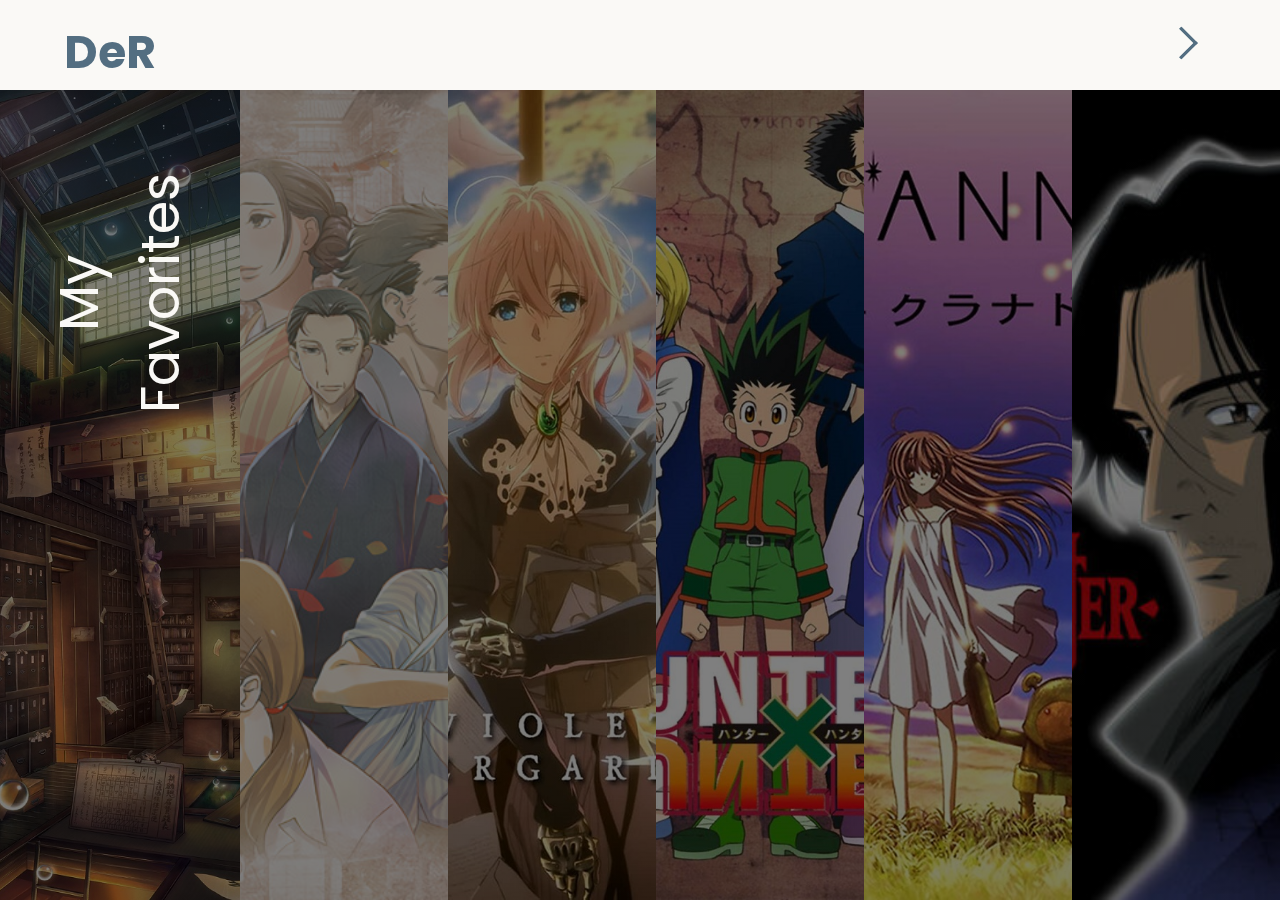
<file: index.html>
<!doctype html>
<html lang="en">

<head>
    <meta charset="utf-8">
    <title>DEREC - David's Favorites</title>
    <link rel="icon" type="image/x-icon" href="images/rice.svg">
    <meta name="viewport" content="width=device-width, initial-scale=1">
    <script src="https://ajax.googleapis.com/ajax/libs/jquery/3.6.4/jquery.min.js"></script>
    <script src="script-min.js"></script>
    <link rel="stylesheet" type="text/css" href="style-min.css">
</head>

<body>
    <section class="header">
        <div class="logo">
            <a href="#" class="logo">
                <h1>DeR</h1>
            </a>
        </div>
    </section>
    <a href="rec.html">
        <div class="nextPage">
            <div class="arrow"></div>
        </div>
    </a>
    <div class="flex-container">
        <div class="flex-slide home">
            <div class="flex-title flex-title-home">My Favorites</div>
            <a href="rec.html">
                <div class="flex-about flex-about-home">
                    <p>Find your new favorite anime by going to the next page!</p>
                </div>
            </a>
        </div>
        <div class="flex-slide fav1">
            <a href="https://myanimelist.net/anime/28735/Shouwa_Genroku_Rakugo_Shinjuu">
                <div class="flex-about">
                    <p>Shouwa Genroku Rakugo Shinjuu</p>
                </div>
            </a>
        </div>
        <div class="flex-slide fav2">
            <a href="https://myanimelist.net/anime/33352/Violet_Evergarden">
                <div class="flex-about">
                    <p>Violet Evergarden</p>
                </div>
            </a>
        </div>
        <div class="flex-slide fav3">
            <a href="https://myanimelist.net/anime/11061/Hunter_x_Hunter_2011">
                <div class="flex-about">
                    <p>Hunter X Hunter</p>
                </div>
            </a>
        </div>
        <div class="flex-slide fav4">
            <a href="https://myanimelist.net/anime/4181/Clannad__After_Story">
                <div class="flex-about">
                    <p>Clannad: After Story</p>
                </div>
            </a>
        </div>
        <div class="flex-slide fav5">
            <a href="https://myanimelist.net/anime/19/Monster">
                <div class="flex-about">
                    <p>Monster</p>
                </div>
            </a>
        </div>
    </div>
</body>

</html>
</file>
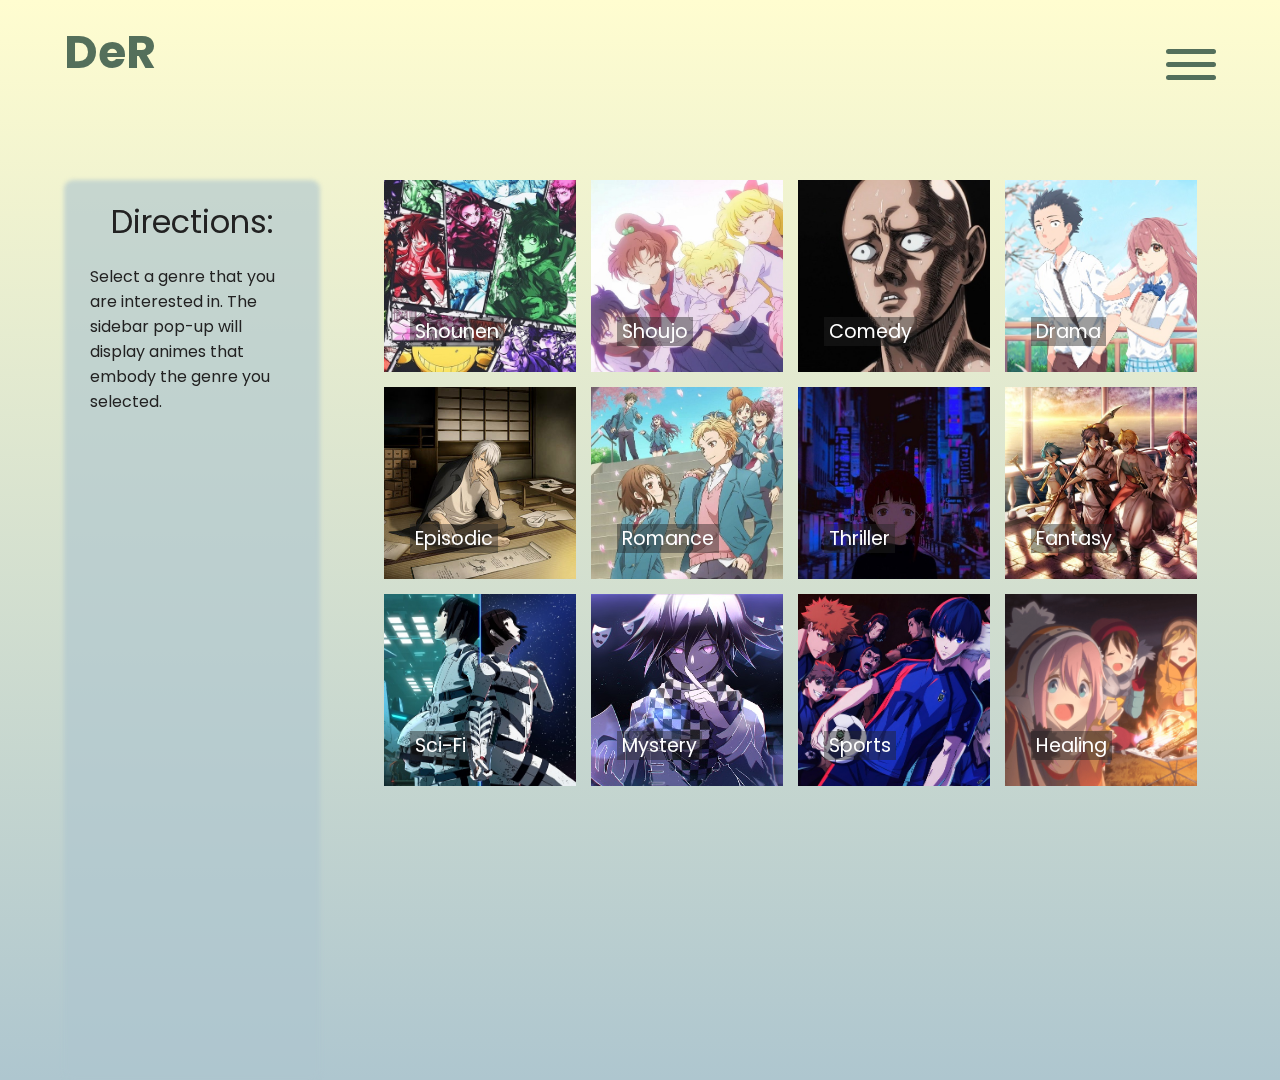
<file: rec.html>
<!doctype html>
<html lang="en">

<head>
    <meta charset="utf-8">
    <title>DEREC - David's Recommendations</title>
    <link rel="icon" type="image/x-icon" href="images/rice.svg">
    <meta name="viewport" content="width=device-width, initial-scale=1">
    <script src="https://ajax.googleapis.com/ajax/libs/jquery/3.6.4/jquery.min.js"></script>
    <script src="script-min.js"></script>
    <link rel="stylesheet" type="text/css" href="style-min.css">
</head>

<body>
    <section class="header">
        <div class="logo">
            <a href="index.html" class="logo">
                <h1>DeR</h1>
            </a>
        </div>
    </section>
    <div class="bgGradient"></div>
    <section class="sideTitle">
        <div class="sideBg"></div>
        <div class="recTitle">Directions:</div>
        <div class="directions">Select a genre that you are interested in. The sidebar pop-up will display animes that
            embody the genre you selected.</div>
    </section>
    <section class="recContent">
        <div class="genre shounen">
            <div class="imgCover">
                <div class="description">
                    Shounen
                </div>
            </div>
        </div>
        <div class="genre shoujo">
            <div class="imgCover">
                <div class="description">
                    Shoujo
                </div>
            </div>
        </div>
        <div class="genre comedy">
            <div class="imgCover">
                <div class="description">
                    Comedy
                </div>
            </div>
        </div>
        <div class="genre drama">
            <div class="imgCover">
                <div class="description">
                    Drama
                </div>
            </div>
        </div>
        <div class="genre episodic">
            <div class="imgCover">
                <div class="description">
                    Episodic
                </div>
            </div>
        </div>
        <div class="genre romance">
            <div class="imgCover">
                <div class="description">
                    Romance
                </div>
            </div>
        </div>
        <div class="genre thriller">
            <div class="imgCover">
                <div class="description">
                    Thriller
                </div>
            </div>
        </div>
        <div class="genre fantasy">
            <div class="imgCover">
                <div class="description">
                    Fantasy
                </div>
            </div>
        </div>
        <div class="genre scifi">
            <div class="imgCover">
                <div class="description">
                    Sci-Fi
                </div>
            </div>
        </div>
        <div class="genre mystery">
            <div class="imgCover">
                <div class="description">
                    Mystery
                </div>
            </div>
        </div>
        <div class="genre sports">
            <div class="imgCover">
                <div class="description">
                    Sports
                </div>
            </div>
        </div>
        <div class="genre healing">
            <div class="imgCover">
                <div class="description">
                    Healing
                </div>
            </div>
        </div>
    </section>
    <div class="backdrop"></div>
    <section class="sidebar" id="sidebar">
        <div class="closebtn">×</div>
        <div class="sidebarTitle">Recommendations</div>
        <a href="https://myanimelist.net/anime/37521/Vinland_Saga" target="_blank">
            <div class="genre shounenRec">
                <div class="imgCover shounen1">
                    <div class="descriptionRec">
                        Vinland Saga
                    </div>
                </div>
            </div>
        </a>
        <a href="https://myanimelist.net/anime/40748/Jujutsu_Kaisen" target="_blank">
            <div class="genre shounenRec">
                <div class="imgCover shounen2">
                    <div class="descriptionRec">
                        Jujutsu Kaisen
                    </div>
                </div>
            </div>
        </a>
        <a href="https://myanimelist.net/anime/11061/Hunter_x_Hunter_2011" target="_blank">
            <div class="genre shounenRec">
                <div class="imgCover shounen3">
                    <div class="descriptionRec">
                        Hunter X Hunter
                    </div>
                </div>
            </div>
        </a>
        <a href="https://myanimelist.net/anime/5114/Fullmetal_Alchemist__Brotherhood" target="_blank">
            <div class="genre shounenRec">
                <div class="imgCover shounen4">
                    <div class="descriptionRec">
                        Full Metal Alchemist: Brotherhood
                    </div>
                </div>
            </div>
        </a>
        <a href="https://myanimelist.net/anime/1482/DGray-man" target="_blank">
            <div class="genre shounenRec">
                <div class="imgCover shounen5">
                    <div class="descriptionRec">
                        D. Gray Man
                    </div>
                </div>
            </div>
        </a>
        <a href="https://myanimelist.net/anime/31964/Boku_no_Hero_Academia" target="_blank">
            <div class="genre shounenRec">
                <div class="imgCover shounen6">
                    <div class="descriptionRec">
                        My Hero Academia
                    </div>
                </div>
            </div>
        </a>
        <a href="https://myanimelist.net/anime/14719/JoJo_no_Kimyou_na_Bouken_TV" target="_blank">
            <div class="genre shounenRec">
                <div class="imgCover shounen7">
                    <div class="descriptionRec">
                        JoJo's Bizarre Adventure
                    </div>
                </div>
            </div>
        </a>
        <a href="https://myanimelist.net/anime/38680/Fruits_Basket_1st_Season" target="_blank">
            <div class="genre shoujoRec">
                <div class="imgCover shoujo1">
                    <div class="descriptionRec">
                        Fruits Basket
                    </div>
                </div>
            </div>
        </a>
        <a href="https://myanimelist.net/anime/25013/Akatsuki_no_Yona" target="_blank">
            <div class="genre shoujoRec">
                <div class="imgCover shoujo2">
                    <div class="descriptionRec">
                        Yona of the Dawn
                    </div>
                </div>
            </div>
        </a>
        <a href="https://myanimelist.net/anime/918/Gintama" target="_blank">
            <div class="genre comedyRec">
                <div class="imgCover comedy1">
                    <div class="descriptionRec">
                        Gintama
                    </div>
                </div>
            </div>
        </a>
        <a href="https://myanimelist.net/anime/37171/Asobi_Asobase" target="_blank">
            <div class="genre comedyRec">
                <div class="imgCover comedy2">
                    <div class="descriptionRec">
                        Asobi Asobase
                    </div>
                </div>
            </div>
        </a>
        <a href="https://myanimelist.net/anime/37999/Kaguya-sama_wa_Kokurasetai__Tensai-tachi_no_Renai_Zunousen"
            target="_blank">
            <div class="genre comedyRec">
                <div class="imgCover comedy3">
                    <div class="descriptionRec">
                        Kaguya-sama: Love is War
                    </div>
                </div>
            </div>
        </a>
        <a href="https://myanimelist.net/anime/11843/Danshi_Koukousei_no_Nichijou" target="_blank">
            <div class="genre comedyRec">
                <div class="imgCover comedy4">
                    <div class="descriptionRec">
                        Daily Lives of High School Boys
                    </div>
                </div>
            </div>
        </a>
        <a href="https://myanimelist.net/anime/28735/Shouwa_Genroku_Rakugo_Shinjuu" target="_blank">
            <div class="genre dramaRec">
                <div class="imgCover drama1">
                    <div class="descriptionRec">
                        Shouwa Genroku Rakugo Shinjuu
                    </div>
                </div>
            </div>
        </a>
        <a href="https://myanimelist.net/anime/2167/Clannad" target="_blank">
            <div class="genre dramaRec">
                <div class="imgCover drama2">
                    <div class="descriptionRec">
                        Clannad
                    </div>
                </div>
            </div>
        </a>
        <a href="https://myanimelist.net/anime/387/Haibane_Renmei" target="_blank">
            <div class="genre dramaRec">
                <div class="imgCover drama3">
                    <div class="descriptionRec">
                        Haibane Renmei
                    </div>
                </div>
            </div>
        </a>
        <a href="https://myanimelist.net/anime/49738/Heike_Monogatari" target="_blank">
            <div class="genre dramaRec">
                <div class="imgCover drama4">
                    <div class="descriptionRec">
                        Heike Monogatari
                    </div>
                </div>
            </div>
        </a>
        <a href="https://myanimelist.net/anime/33352/Violet_Evergarden" target="_blank">
            <div class="genre episodicRec">
                <div class="imgCover episodic1">
                    <div class="descriptionRec">
                        Violet Evergarden
                    </div>
                </div>
            </div>
        </a>
        <a href="https://myanimelist.net/anime/486/Kino_no_Tabi__The_Beautiful_World" target="_blank">
            <div class="genre episodicRec">
                <div class="imgCover episodic2">
                    <div class="descriptionRec">
                        Kino's Journey
                    </div>
                </div>
            </div>
        </a>
        <a href="https://myanimelist.net/anime/457/Mushishi" target="_blank">
            <div class="genre episodicRec">
                <div class="imgCover episodic3">
                    <div class="descriptionRec">
                        Mushishi
                    </div>
                </div>
            </div>
        </a>
        <a href="https://myanimelist.net/anime/2246/Mononoke" target="_blank">
            <div class="genre episodicRec">
                <div class="imgCover episodic4">
                    <div class="descriptionRec">
                        Mononoke
                    </div>
                </div>
            </div>
        </a>
        <a href="https://myanimelist.net/anime/34902/Tsurezure_Children" target="_blank">
            <div class="genre romanceRec">
                <div class="imgCover romance1">
                    <div class="descriptionRec">
                        Tsurezure Children
                    </div>
                </div>
            </div>
        </a>
        <a href="https://myanimelist.net/anime/32949/Kuzu_no_Honkai" target="_blank">
            <div class="genre romanceRec">
                <div class="imgCover romance2">
                    <div class="descriptionRec">
                        Scum's Wish
                    </div>
                </div>
            </div>
        </a>
        <a href="https://myanimelist.net/anime/14813/Yahari_Ore_no_Seishun_Love_Comedy_wa_Machigatteiru"
            target="_blank">
            <div class="genre romanceRec">
                <div class="imgCover romance3">
                    <div class="descriptionRec">
                        My Teen Romantic Comedy SNAFU
                    </div>
                </div>
            </div>
        </a>
        <a href="https://myanimelist.net/anime/19/Monster" target="_blank">
            <div class="genre thrillerRec">
                <div class="imgCover thriller1">
                    <div class="descriptionRec">
                        Monster
                    </div>
                </div>
            </div>
        </a>
        <a href="https://myanimelist.net/anime/3002/Gyakkyou_Burai_Kaiji__Ultimate_Survivor" target="_blank">
            <div class="genre thrillerRec">
                <div class="imgCover thriller2">
                    <div class="descriptionRec">
                        Kaiji
                    </div>
                </div>
            </div>
        </a>
        <a href="https://myanimelist.net/anime/1535/Death_Note" target="_blank">
            <div class="genre thrillerRec">
                <div class="imgCover thriller3">
                    <div class="descriptionRec">
                        Death Note
                    </div>
                </div>
            </div>
        </a>
        <a href="https://myanimelist.net/anime/9253/Steins_Gate" target="_blank">
            <div class="genre thrillerRec">
                <div class="imgCover thriller4">
                    <div class="descriptionRec">
                        Steins;Gate
                    </div>
                </div>
            </div>
        </a>
        <a href="https://myanimelist.net/anime/37779/Yakusoku_no_Neverland" target="_blank">
            <div class="genre thrillerRec">
                <div class="imgCover thriller5">
                    <div class="descriptionRec">
                        Promised Neverland
                    </div>
                </div>
            </div>
        </a>
        <a href="https://myanimelist.net/anime/16498/Shingeki_no_Kyojin" target="_blank">
            <div class="genre thrillerRec">
                <div class="imgCover thriller6">
                    <div class="descriptionRec">
                        Attack on Titan
                    </div>
                </div>
            </div>
        </a>
        <a href="https://myanimelist.net/anime/34599/Made_in_Abyss" target="_blank">
            <div class="genre fantasyRec">
                <div class="imgCover fantasy1">
                    <div class="descriptionRec">
                        Made in Abyss
                    </div>
                </div>
            </div>
        </a>
        <a href="https://myanimelist.net/anime/39535/Mushoku_Tensei__Isekai_Ittara_Honki_Dasu" target="_blank">
            <div class="genre fantasyRec">
                <div class="imgCover fantasy2">
                    <div class="descriptionRec">
                        Jobless Reincarnation
                    </div>
                </div>
            </div>
        </a>
        <a href="https://myanimelist.net/anime/31240/Re_Zero_kara_Hajimeru_Isekai_Seikatsu" target="_blank">
            <div class="genre fantasyRec">
                <div class="imgCover fantasy3">
                    <div class="descriptionRec">
                        Re:Zero
                    </div>
                </div>
            </div>
        </a>
        <a href="https://myanimelist.net/anime/41457/86" target="_blank">
            <div class="genre scifiRec">
                <div class="imgCover scifi1">
                    <div class="descriptionRec">
                        86
                    </div>
                </div>
            </div>
        </a>
        <a href="https://myanimelist.net/anime/339/Serial_Experiments_Lain" target="_blank">
            <div class="genre scifiRec">
                <div class="imgCover scifi2">
                    <div class="descriptionRec">
                        Serial Experiments Lain
                    </div>
                </div>
            </div>
        </a>
        <a href="https://myanimelist.net/anime/42310/Cyberpunk__Edgerunners" target="_blank">
            <div class="genre scifiRec">
                <div class="imgCover scifi3">
                    <div class="descriptionRec">
                        Cyberpunk: Edgerunners
                    </div>
                </div>
            </div>
        </a>
        <a href="https://myanimelist.net/anime/3167/Eve_no_Jikan" target="_blank">
            <div class="genre scifiRec">
                <div class="imgCover scifi4">
                    <div class="descriptionRec">
                        Time of Eve
                    </div>
                </div>
            </div>
        </a>
        <a href="https://myanimelist.net/anime/6/Trigun" target="_blank">
            <div class="genre scifiRec">
                <div class="imgCover scifi5">
                    <div class="descriptionRec">
                        Trigun
                    </div>
                </div>
            </div>
        </a>
        <a href="https://myanimelist.net/anime/13125/Shinsekai_yori" target="_blank">
            <div class="genre mysteryRec">
                <div class="imgCover mystery1">
                    <div class="descriptionRec">
                        From the New World
                    </div>
                </div>
            </div>
        </a>
        <a href="https://myanimelist.net/anime/2251/Baccano" target="_blank">
            <div class="genre mysteryRec">
                <div class="imgCover mystery2">
                    <div class="descriptionRec">
                        Baccano!
                    </div>
                </div>
            </div>
        </a>
        <a href="https://myanimelist.net/anime/46102/Odd_Taxi" target="_blank">
            <div class="genre mysteryRec">
                <div class="imgCover mystery3">
                    <div class="descriptionRec">
                        Odd Taxi
                    </div>
                </div>
            </div>
        </a>
        <a href="https://myanimelist.net/anime/31043/Boku_dake_ga_Inai_Machi" target="_blank">
            <div class="genre mysteryRec">
                <div class="imgCover mystery4">
                    <div class="descriptionRec">
                        ERASED
                    </div>
                </div>
            </div>
        </a>
        <a href="https://myanimelist.net/anime/36563/Megalo_Box" target="_blank">
            <div class="genre sportsRec">
                <div class="imgCover sports1">
                    <div class="descriptionRec">
                        Megalo Box
                    </div>
                </div>
            </div>
        </a>
        <a href="https://myanimelist.net/anime/22135/Ping_Pong_the_Animation" target="_blank">
            <div class="genre sportsRec">
                <div class="imgCover sports2">
                    <div class="descriptionRec">
                        Ping Pong the Animation
                    </div>
                </div>
            </div>
        </a>
        <a href="https://myanimelist.net/anime/17549/Non_Non_Biyori" target="_blank">
            <div class="genre healingRec">
                <div class="imgCover healing1">
                    <div class="descriptionRec">
                        Non Non Biyori
                    </div>
                </div>
            </div>
        </a>
        <a href="https://myanimelist.net/anime/31646/3-gatsu_no_Lion" target="_blank">
            <div class="genre healingRec">
                <div class="imgCover healing2">
                    <div class="descriptionRec">
                        March Comes in like a Lion
                    </div>
                </div>
            </div>
        </a>
    </section>
    <div class="contactButton">
        <div class="contactLine"></div>
        <div class="contactLine"></div>
        <div class="contactLine"></div>
    </div>
    <section class="contact">
        <ul class="sci">
            <li><a style="line-height: 62px;" title="DavidEatsRice#3658"
                    href="https://discordapp.com/users/157685995599298560"><img src="images/discord.svg"></a></li>
            <li><a style="line-height: 69px;" title="davidy804@gmail.com" href="mailto: davidy804@gmail.com"><img
                        src="images/mail.svg"></a></li>
            <li><a style="line-height: 69px;" title="@DavidEatsRice"
                    href="https://myanimelist.net/profile/DavidEatsRice"><img src="images/mal.svg"></a></li>
        </ul>
    </section>
</body>

</html>
</file>
<file: style-min.css>
@import url('https://fonts.googleapis.com/css2?family=Poppins:wght@200;300;400;500;600;700;800;900&display=swap');*{margin:0;padding:0;box-sizing:border-box;scroll-behavior:smooth;text-decoration:none;font-family:'Poppins',sans-serif}body{background:#FAF9F6}section{position:relative;font-family:'Poppins',sans-serif;color:#483C32}.header{position:absolute;top:2vh;left:5vw;z-index:100;display:flex;mix-blend-mode:difference}.header .logo{color:#a78b75;text-decoration:none;font-size:1.2em}.header .logo:hover{transform:scale(1.2);transition:ease-in-out 250ms}.flex-container{position:absolute;top:10vh;height:90vh;width:100vw;display:-webkit-flex;display:flex;overflow:hidden}.flex-title{color:#FAF9F6;position:relative;font-size:6vh;margin:auto;text-align:center;transform:rotate(90deg);top:15%;-webkit-transition:all 500ms ease;-moz-transition:all 500ms ease;-ms-transition:all 500ms ease;-o-transition:all 500ms ease;transition:all 500ms ease}.flex-about{opacity:0;color:#FAF9F6;position:relative;width:70%;font-size:3vh;padding:5%;top:15%;border:2px solid #FAF9F6;border-radius:10px;line-height:1.3;margin:auto;text-align:left;transform:rotate(0deg);-webkit-transition:all 500ms ease;-moz-transition:all 500ms ease;-ms-transition:all 500ms ease;-o-transition:all 500ms ease;transition:all 500ms ease}.flex-slide{-webkit-flex:1;-ms-flex:1;flex:1;cursor:default;-webkit-transition:all 500ms ease;-moz-transition:all 500ms ease;-ms-transition:all 500ms ease;-o-transition:all 500ms ease;transition:all 500ms ease}.flex-slide:hover{-webkit-flex-grow:3;flex-grow:3}.home{height:90vh;background:linear-gradient(#00000080,#00000080),url(images/homefav.jpg);background-size:cover;background-position:center center;@media screen and (min-width:768px){animation:aboutFlexSlide $defaultSeconds 1;animation-delay:0s}}@keyframes aboutFlexSlide{0%{-webkit-flex-grow:1;flex-grow:1}50%{-webkit-flex-grow:3;flex-grow:3}100%{-webkit-flex-grow:1;flex-grow:1}}@keyframes homeFlextitle{0%{transform:rotate(-90deg);top:15%}50%{transform:rotate(0deg);top:15%}100%{transform:rotate(-90deg);top:15%}}.flex-title-home{@media screen and (min-width:768px){transform:rotate(-90deg);top:15%;animation:aboutFlexSlide $defaultSeconds 1;animation-delay:0s}}.flex-about-home{opacity:0;@media screen and (min-width:768px){animation:aboutFlexSlide $defaultSeconds 1;animation-delay:0s}}@keyframes flexAboutHome{0%{opacity:0}50%{opacity:1}100%{opacity:0}}.fav1{background:linear-gradient(#00000080,#00000080),url(images/rakugo.jpg);background-size:cover;background-position:center center}.fav2{background:linear-gradient(#00000080,#00000080),url(images/violetevergarden.jpg);background-size:cover;background-position:center center}.fav3{background:linear-gradient(#00000080,#00000080),url(images/hunterxhunter.jpg);background-size:cover;background-position:center center}.fav4{background:linear-gradient(#00000080,#00000080),url(images/clannad.jpg);background-size:cover;background-position:center center}.fav5{background:linear-gradient(#00000080,#00000080),url(images/monster.jpg);background-size:cover;background-position:center center}.nextPage{z-index:100;position:absolute;top:0;right:0;width:35vw;height:10vh;mix-blend-mode:difference;cursor:default}.arrow{height:50px;width:30px;position:absolute;right:5vw;top:2vh;cursor:pointer;transform:rotate(270deg)}.arrow:before,.arrow:after{content:'';position:absolute;top:20%;left:50%;border:3px solid #a78b75;height:20px;width:20px;transform:translate(-50%,-70%) rotate(45deg);border-top:transparent;border-left:transparent;animation:point 1s ease-in-out infinite}.arrow:after{top:20%;animation-delay:.3s}@keyframes point{0%{opacity:0}30%{opacity:1}60%{opacity:1}100%{opacity:0;top:90%}}.contactButton{position:absolute;top:4.5vh;right:5vw;z-index:10;cursor:pointer;mix-blend-mode:difference}.contactLine{width:50px;height:5px;background-color:#a78b75;border-radius:1vh;display:block;margin:8px auto;transition:all .3s ease-in-out}.contactButton.is-active .contactLine:nth-child(2){opacity:0}.contactButton.is-active .contactLine:nth-child(1){transform:translateY(13px) rotate(45deg)}.contactButton.is-active .contactLine:nth-child(3){transform:translateY(-13px) rotate(-45deg)}.contact{display:flex;justify-content:center;align-items:center;flex-direction:column;position:absolute;top:7vh;right:19vw;opacity:0;transform:translate(20vw) scale(0)}.contact.is-active{opacity:1;transform:translate(0) scale(1);transition:.5s ease-in-out}.contact ul{margin:0;padding:0;display:flex;position:absolute;top:50%;left:50%;transform:translate(-50%,-50%)}.contact ul li{list-style:none;margin:0 15px}.contact ul li a{position:relative;display:block;width:60px;height:60px;text-align:center;background:#AEC6CF;border-radius:50%;font-size:30px;color:#666;transition:.5s}.contact ul li a::before{content:'';position:absolute;top:0;left:0;width:100%;height:100%;border-radius:50%;background:#FAF9F6;transition:.5s;transform:scale(.9);z-index:-1}.contact ul li a:hover::before{transform:scale(1.1);box-shadow:0 0 15px #FAF9F6}.contact ul li a:hover{color:#FAF9F6;box-shadow:0 0 5px #FAF9F6;text-shadow:0 0 5px #FAF9F6}.contact ul li a img{filter:invert(1);max-width:30px}.bgGradient{background-image:linear-gradient(#FFFDD0,#AEC6CF);width:100%;height:120%;top:0;left:0;position:absolute}.sideTitle{position:absolute;margin-top:20vh;margin-left:5vw;height:100vh;width:20vw;color:#222}.sideBg{position:absolute;background:#aec6cfa4;border-radius:1vh;width:100%;height:100%;z-index:0;filter:blur(2px)}.recTitle{position:relative;margin-top:3vh;margin-block:2vh;text-align:center;font-size:2em;z-index:2}.directions{position:relative;overflow-wrap:break-word;margin-left:2vw;margin-right:2vw;font-size:1em;z-index:2}.recContent{position:absolute;margin-left:30vw;margin-top:20vh;display:flex;flex-wrap:wrap}.genre{position:relative;min-width:15vw;height:15vw;margin-right:15px;margin-bottom:15px;cursor:pointer}.imgCover:hover{box-shadow:0 0 10px #fff;border-radius:1vw;transform:scale(1.07);transition:.25s linear}.imgCover{position:relative;height:100%;background-position:center center}.description{position:absolute;display:flex;justify-content:center;align-items:center;background:#22222270;color:#fff;font-size:1.2em;bottom:0;width:auto;height:auto;margin:2vw;padding-left:5px;padding-right:5px}.descriptionRec{position:absolute;display:flex;justify-content:center;align-items:center;background:#22222270;color:#fff;font-size:1.2em;top:0;width:auto;height:auto;margin:2vw;padding-left:5px;padding-right:5px}.backdrop{position:fixed;top:0;left:0;z-index:2;height:100%;width:100%;background:#00000011;display:none}.sidebar{height:100%;width:0;position:fixed;top:0;right:0;background-color:#aec6cff5;overflow-x:hidden;transition:.5s;padding-top:60px;z-index:99}.sidebar .closebtn{position:absolute;top:0;left:25px;font-size:36px;cursor:pointer}.sidebarTitle{position:absolute;top:5vh;right:3vw;font-weight:600;color:#222}.shounenRec,.shoujoRec,.comedyRec,.dramaRec,.episodicRec,.romanceRec,.thrillerRec,.fantasyRec,.scifiRec,.mysteryRec,.sportsRec,.healingRec{display:none;position:relative;height:20vh;background:#222;margin:2vw}.shounen .imgCover{background:url('images/shounen.jpg');background-size:cover;background-repeat:no-repeat;background-position:center}.shounen1{background:url('images/vinlandsaga.jpg');background-size:cover;background-repeat:no-repeat;background-position:center}.shounen2{background:url('images/jujutsukaisen.jpg');background-size:cover;background-repeat:no-repeat}.shounen3{background:url('images/hunterxhunter2.jpg');background-size:cover;background-repeat:no-repeat;background-position:center}.shounen4{background:url('images/fmab.jpg');background-size:cover;background-repeat:no-repeat;background-position:center}.shounen5{background:url('images/dgrayman.jpg');background-size:cover;background-repeat:no-repeat}.shounen6{background:url('images/myhero.jpg');background-size:cover;background-repeat:no-repeat}.shounen7{background:url('images/jojo.jpg');background-size:cover;background-repeat:no-repeat}.shoujo .imgCover{background:url('images/shoujo.jpg');background-size:cover;background-repeat:no-repeat}.shoujo1{background:url('images/fruitsbasket.jpg');background-size:cover;background-repeat:no-repeat}.shoujo2{background:url('images/yona.jpg');background-size:cover;background-repeat:no-repeat}.comedy .imgCover{background:url('images/comedy.jpg');background-size:cover;background-repeat:no-repeat;background-position:center}.comedy1{background:url('images/gintama.jpg');background-size:cover;background-repeat:no-repeat;background-position:center}.comedy2{background:url('images/asobi.png');background-size:cover;background-repeat:no-repeat}.comedy3{background:url('images/loveiswar.jpg');background-size:cover;background-repeat:no-repeat}.comedy4{background:url('images/danshi.jpg');background-size:cover;background-repeat:no-repeat}.drama .imgCover{background:url('images/drama.jpg');background-size:cover;background-repeat:no-repeat}.drama1{background:url('images/rakugo2.jpg');background-size:cover;background-repeat:no-repeat;background-position:center}.drama2{background:url('images/clannad2.jpg');background-size:cover;background-repeat:no-repeat}.drama3{background:url('images/haibanerenmei.jpg');background-size:cover;background-repeat:no-repeat}.drama4{background:url('images/heike.jpg');background-size:cover;background-repeat:no-repeat;background-position:center}.episodic .imgCover{background:url('images/episodic.jpg');background-size:cover;background-repeat:no-repeat;background-position:center}.episodic1{background:url('images/violetevergarden2.png');background-size:cover;background-repeat:no-repeat}.episodic2{background:url('images/kinosjourney.jpg');background-size:cover;background-repeat:no-repeat;background-position:center}.episodic3{background:url('images/mushishi.jpg');background-size:cover;background-repeat:no-repeat;background-position:center}.episodic4{background:url('images/mononoke.jpg');background-size:cover;background-repeat:no-repeat}.romance .imgCover{background:url('images/romance.jpg');background-size:cover;background-repeat:no-repeat;background-position:center}.romance1{background:url('images/tsurezurechildren.jpg');background-size:cover;background-repeat:no-repeat;background-position:center}.romance2{background:url('images/scumswish.jpg');background-size:cover;background-repeat:no-repeat;background-position:center}.romance3{background:url('images/snafu.png');background-size:cover;background-repeat:no-repeat}.thriller .imgCover{background:url('images/thriller.jpg');background-size:cover;background-repeat:no-repeat;background-position:center}.thriller1{background:url('images/monster2.jpg');background-size:cover;background-repeat:no-repeat;background-position:center}.thriller2{background:url('images/kaiji.png');background-size:cover;background-repeat:no-repeat}.thriller3{background:url('images/deathnote.jpg');background-size:cover;background-repeat:no-repeat}.thriller4{background:url('images/steinsgate.png');background-size:cover;background-repeat:no-repeat}.thriller5{background:url('images/promisedneverland.png');background-size:cover;background-repeat:no-repeat}.thriller6{background:url('images/attackontitan.jpg');background-size:cover;background-repeat:no-repeat;background-position:center}.fantasy .imgCover{background:url('images/fantasy.jpg');background-size:cover;background-repeat:no-repeat}.fantasy1{background:url('images/madeinabyss.jpg');background-size:cover;background-repeat:no-repeat;background-position:center}.fantasy2{background:url('images/joblessreincarnation.jpg');background-size:cover;background-repeat:no-repeat;background-position:center}.fantasy3{background:url('images/rezero.jpg');background-size:cover;background-repeat:no-repeat;background-position:center}.scifi .imgCover{background:url('images/scifi.jpg');background-size:cover;background-repeat:no-repeat;background-position:center}.scifi1{background:url('images/86.jpg');background-size:cover;background-repeat:no-repeat}.scifi2{background:url('images/lain.jpg');background-size:cover;background-repeat:no-repeat;background-position:center}.scifi3{background:url('images/cyberpunk.jpg');background-size:cover;background-repeat:no-repeat;background-position:center}.scifi4{background:url('images/timeofeve.jpg');background-size:cover;background-repeat:no-repeat}.scifi5{background:url('images/trigun.jpg');background-size:cover;background-repeat:no-repeat}.mystery .imgCover{background:url('images/mystery.jpg');background-size:cover;background-repeat:no-repeat;background-position:center}.mystery1{background:url('images/shinsekai.jpg');background-size:cover;background-repeat:no-repeat;background-position:bottom}.mystery2{background:url('images/baccano.jpg');background-size:cover;background-repeat:no-repeat;background-position:center}.mystery3{background:url('images/oddtaxi.jpg');background-size:cover;background-repeat:no-repeat;background-position:bottom}.mystery4{background:url('images/erased.jpg');background-size:cover;background-repeat:no-repeat;background-position:center}.sports .imgCover{background:url('images/sports.jpg');background-size:cover;background-repeat:no-repeat;background-position:center}.sports1{background:url('images/megalobox.jpg');background-size:cover;background-repeat:no-repeat;background-position:center}.sports2{background:url('images/pingpong.png');background-size:cover;background-repeat:no-repeat;background-position:center}.healing .imgCover{background:url('images/healing.png');background-size:cover;background-repeat:no-repeat}.healing1{background:url('images/nonnonbiyori.png');background-size:cover;background-repeat:no-repeat;background-position:center}.healing2{background:url('images/marchcomesin.jpg');background-size:cover;background-repeat:no-repeat}@media screen and (max-width:1279px){.contact{top:7vh;right:27vw}.recTitle{margin-block:1vh;font-size:1.6em}.directions{font-size:.9em}}@media screen and (max-width:768px){.flex-container{flex-direction:column}.flex-title-home{font-size:4vh}.flex-about-home{margin-top:.5vh;color:#ccc}.flex-title{transform:rotate(0deg)!important}.flex-about{padding:0;border:0 solid #f1f1f1;opacity:1}.flex-slide{overflow:hidden}.flex-slide p{font-size:2vh}.flex-slide ul li{font-size:3vh}.arrow{right:7vw}.contact{top:25vh;right:10vw}.contact ul{flex-direction:column}.contact ul li a{margin-top:10px}.bgGradient{height:250%}.sideTitle{position:relative;margin-top:15vh;margin-left:15vw;height:auto;width:70vw}.recTitle{margin-block:0;font-size:1.2em}.directions{font-size:.8em}.recContent{position:relative;margin-left:15vw;margin-top:5vh}.genre{min-width:70vw;height:15vh}.description{font-size:.8em}.descriptionRec{font-size:.8em}.sidebar .closebtn{left:10px}.sidebarTitle{font-size:.8em}.shounenRec,.shoujoRec,.comedyRec,.dramaRec,.episodicRec,.romanceRec,.thrillerRec,.fantasyRec,.scifiRec,.mysteryRec,.sportsRec,.healingRec{min-width:30vw}.shounen5,.shounen6,.shoujo .imgCover,.shoujo1,.shoujo2,.comedy2,.comedy3,.drama2,.drama3,.romance3,.thriller2,.thriller3,.thriller4,.thriller5,.scifi4,.scifi5,.healing2{background-position:center}}
</file>
